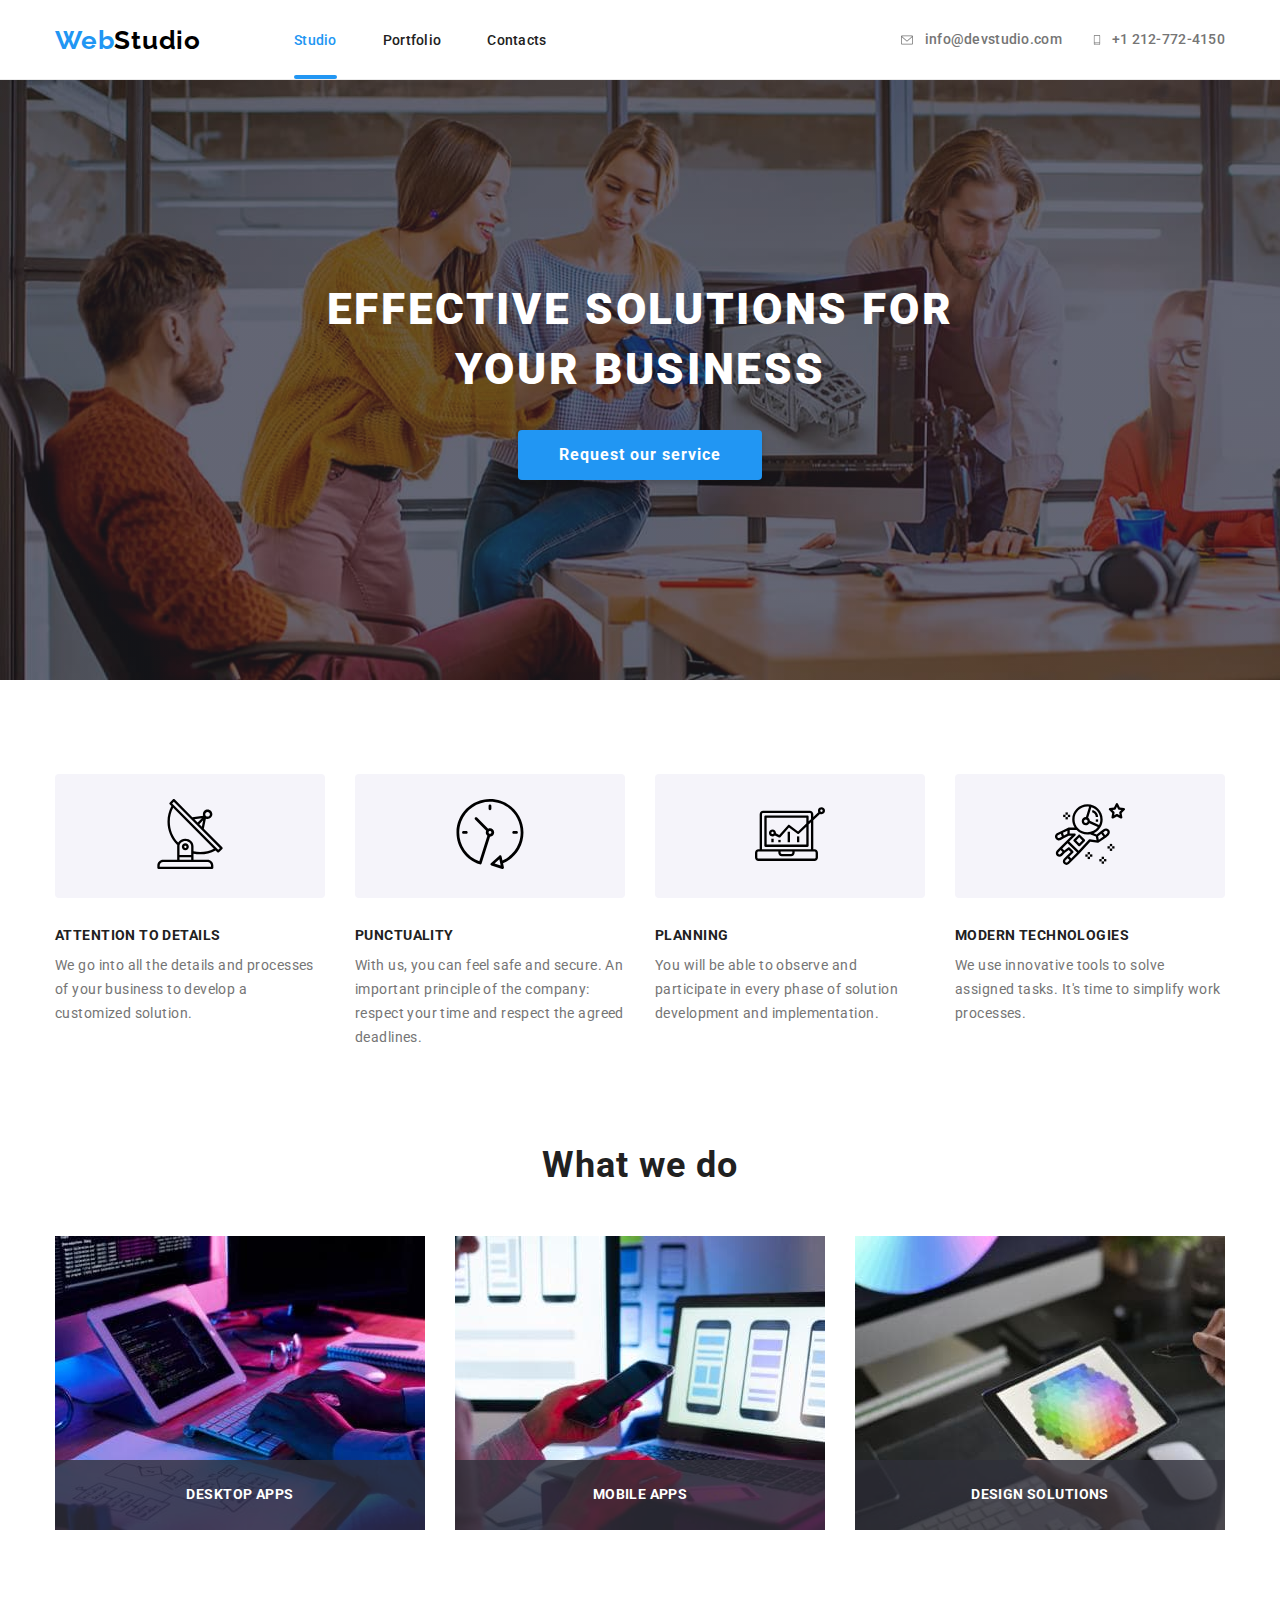
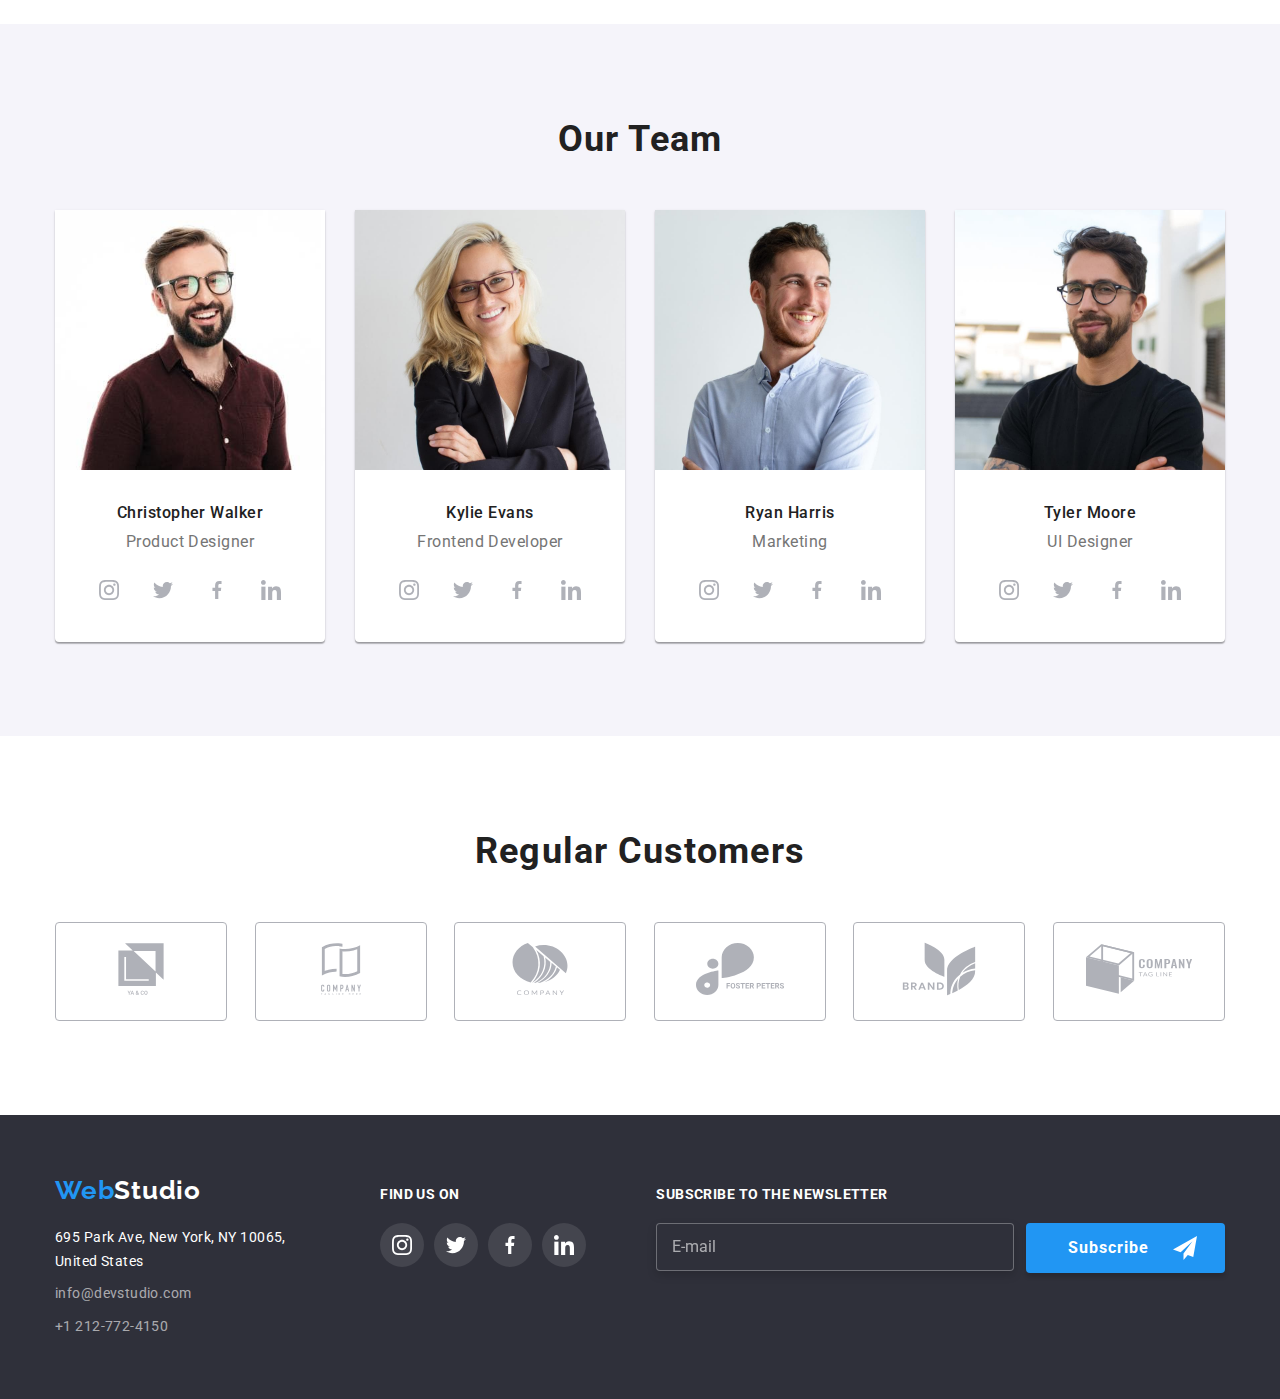
<file: index.html>
<!DOCTYPE html>
<html lang="pl">
  <head>
    <meta charset="UTF-8" />
    <meta http-equiv="X-UA-Compatible" content="IE=edge" />
    <meta name="viewport" content="width=device-width, initial-scale=1.0" />
    <title>EFFECTIVE SOLUTIONS FOR YOUR BUSINESS</title>
    <link rel="preconnect" href="https://fonts.googleapis.com" />
    <link rel="preconnect" href="https://fonts.gstatic.com" crossorigin />
    <link
      rel="stylesheet"
      href="https://cdnjs.cloudflare.com/ajax/libs/modern-normalize/1.1.0/modern-normalize.min.css"
      integrity="sha512-wpPYUAdjBVSE4KJnH1VR1HeZfpl1ub8YT/NKx4PuQ5NmX2tKuGu6U/JRp5y+Y8XG2tV+wKQpNHVUX03MfMFn9Q=="
      crossorigin="anonymous"
      referrerpolicy="no-referrer"
    />
    <link
      href="https://fonts.googleapis.com/css2?family=Raleway:wght@700&family=Roboto:wght@400;500;700;900&display=swap"
      rel="stylesheet"
    />
    <link rel="stylesheet" href="./css/modern-normalize.min.css" />
    <link rel="stylesheet" href="css/style.css" />
  </head>
  <body>
    <!--Nagłówek makiety-->
    <header class="header-line">
      <div class="container nav-box">
        <div class="nav-box-menu">
          <a class="header-logo" href="index.html"
            ><span class="logo-web">Web</span>Studio</a
          >
          <!--Menu makiety-->
          <nav>
            <ul class="nav-list">
              <li>
                <a class="nav-list-item-link is-active" href="#">Studio</a>
              </li>
              <li>
                <a class="nav-list-item-link" href="portfolio.html"
                  >Portfolio</a
                >
              </li>
              <li><a class="nav-list-item-link" href="#">Contacts</a></li>
            </ul>
          </nav>
        </div>
        <div class="contact">
          <a class="header-address" href="mailto:info@devstudio.com">
            <svg width="16" height="12">
              <use
                class="contact-icon"
                href="./images/icons.svg#icon-envelope"
              ></use>
            </svg>
            info@devstudio.com</a
          >
          <a class="header-phone" href="tel:+12127724150">
            <svg width="10" height="16">
              <use
                class="contact-icon"
                href="./images/icons.svg#icon-smartphone"
              ></use>
            </svg>
            +1 212-772-4150</a
          >
        </div>
      </div>
    </header>
    <main>
      <!--Header makiety-->
      <section class="hero section">
        <div class="container hero-items">
          <h1 class="hero-title">EFFECTIVE SOLUTIONS FOR YOUR BUSINESS</h1>
          <button type="button" class="hero-button" data-modal-open>
            Request our service
          </button>
        </div>
      </section>
      <!--Nasze atuty-->
      <section class="trumps section">
        <div class="container">
          <ul class="list">
            <li class="trumps-box">
              <div class="trumps-icon-box">
                <svg class="trumps-icon" width="70" height="70">
                  <use href="./images/icons.svg#icon-antenna-1"></use>
                </svg>
              </div>
              <h2 class="trumps-title">ATTENTION TO DETAILS</h2>
              <p class="trumps-item">
                We go into all the details and processes of your business to
                develop a customized solution.
              </p>
            </li>
            <li class="trumps-box">
              <div class="trumps-icon-box">
                <svg class="trumps-icon" width="70" height="70">
                  <use href="./images/icons.svg#icon-clock-1"></use>
                </svg>
              </div>
              <h2 class="trumps-title">PUNCTUALITY</h2>
              <p class="trumps-item">
                With us, you can feel safe and secure. An important principle of
                the company: respect your time and respect the agreed deadlines.
              </p>
            </li>
            <li class="trumps-box">
              <div class="trumps-icon-box">
                <svg class="trumps-icon" width="70" height="70">
                  <use href="./images/icons.svg#icon-diagram-1"></use>
                </svg>
              </div>
              <h2 class="trumps-title">PLANNING</h2>
              <p class="trumps-item">
                You will be able to observe and participate in every phase of
                solution development and implementation.
              </p>
            </li>
            <li class="trumps-box">
              <div class="trumps-icon-box">
                <svg class="trumps-icon" width="70" height="70">
                  <use href="./images/icons.svg#icon-astronaut-1"></use>
                </svg>
              </div>
              <h2 class="trumps-title">MODERN TECHNOLOGIES</h2>
              <p class="trumps-item">
                We use innovative tools to solve assigned tasks. It's time to
                simplify work processes.
              </p>
            </li>
          </ul>
        </div>
      </section>
      <!--What We Do-->
      <section class="works section">
        <div class="container">
          <h2 class="works-title">What we do</h2>
          <ul class="list">
            <li class="works-item">
              <img
                src="images/tasks/typing.jpg"
                alt="computer"
                width="370"
                height="294"
              />
              <p class="works-descrip">DESKTOP APPS</p>
            </li>
            <li class="works-item">
              <img
                src="images/tasks/phone.jpg"
                alt="smartphone"
                width="370"
                height="294"
              />
              <p class="works-descrip">MOBILE APPS</p>
            </li>
            <li class="works-item">
              <img
                src="images/tasks/colors.jpg"
                alt="color palette"
                width="370"
                height="294"
              />
              <p class="works-descrip">DESIGN SOLUTIONS</p>
            </li>
          </ul>
        </div>
      </section>
      <!--Our Team-->
      <section class="team section">
        <div class="container">
          <h2 class="team-title">Our Team</h2>
          <ul class="list">
            <li>
              <figure class="team-card">
                <img
                  src="images/people/christopher.jpg"
                  alt="Christopher Walker"
                  width="270"
                  height="260"
                />
                <figcaption class="team-card-descrip">
                  <h3 class="team-card-title">Christopher Walker</h3>
                  <p class="team-card-text">Product Designer</p>
                  <ul class="social-icons">
                    <li>
                      <a href="#" class="social-link team-social-link">
                        <svg width="20" height="20">
                          <use href="./images/icons.svg#icon-instagram-2"></use>
                        </svg>
                      </a>
                    </li>
                    <li>
                      <a href="#" class="social-link team-social-link">
                        <svg width="20" height="20">
                          <use href="./images/icons.svg#icon-twitter-1"></use>
                        </svg>
                      </a>
                    </li>
                    <li>
                      <a href="#" class="social-link team-social-link">
                        <svg width="20" height="20">
                          <use href="./images/icons.svg#icon-facebook-1"></use>
                        </svg>
                      </a>
                    </li>
                    <li>
                      <a href="#" class="social-link team-social-link">
                        <svg width="20" height="20">
                          <use href="./images/icons.svg#icon-linkedin-1"></use>
                        </svg>
                      </a>
                    </li>
                  </ul>
                </figcaption>
              </figure>
            </li>
            <li>
              <figure class="team-card">
                <img
                  src="images/people/kylie.jpg"
                  alt="Kylie Evans"
                  width="270"
                  height="260"
                />
                <figcaption class="team-card-descrip">
                  <h3 class="team-card-title">Kylie Evans</h3>
                  <p class="team-card-text">Frontend Developer</p>
                  <ul class="social-icons">
                    <li>
                      <a href="#" class="social-link team-social-link">
                        <svg width="20" height="20">
                          <use href="./images/icons.svg#icon-instagram-2"></use>
                        </svg>
                      </a>
                    </li>
                    <li>
                      <a href="#" class="social-link team-social-link">
                        <svg width="20" height="20">
                          <use href="./images/icons.svg#icon-twitter-1"></use>
                        </svg>
                      </a>
                    </li>
                    <li>
                      <a href="#" class="social-link team-social-link">
                        <svg width="20" height="20">
                          <use href="./images/icons.svg#icon-facebook-1"></use>
                        </svg>
                      </a>
                    </li>
                    <li>
                      <a href="#" class="social-link team-social-link">
                        <svg width="20" height="20">
                          <use href="./images/icons.svg#icon-linkedin-1"></use>
                        </svg>
                      </a>
                    </li>
                  </ul>
                </figcaption>
              </figure>
            </li>
            <li>
              <figure class="team-card">
                <img
                  src="images/people/ryan.jpg"
                  alt="Ryan Harris"
                  width="270"
                  height="260"
                />
                <figcaption class="team-card-descrip">
                  <h3 class="team-card-title">Ryan Harris</h3>
                  <p class="team-card-text">Marketing</p>
                  <ul class="social-icons">
                    <li>
                      <a href="#" class="social-link team-social-link">
                        <svg width="20" height="20">
                          <use href="./images/icons.svg#icon-instagram-2"></use>
                        </svg>
                      </a>
                    </li>
                    <li>
                      <a href="#" class="social-link team-social-link">
                        <svg width="20" height="20">
                          <use href="./images/icons.svg#icon-twitter-1"></use>
                        </svg>
                      </a>
                    </li>
                    <li>
                      <a href="#" class="social-link team-social-link">
                        <svg width="20" height="20">
                          <use href="./images/icons.svg#icon-facebook-1"></use>
                        </svg>
                      </a>
                    </li>
                    <li>
                      <a href="#" class="social-link team-social-link">
                        <svg width="20" height="20">
                          <use href="./images/icons.svg#icon-linkedin-1"></use>
                        </svg>
                      </a>
                    </li>
                  </ul>
                </figcaption>
              </figure>
            </li>
            <li>
              <figure class="team-card">
                <img
                  src="images/people/tyler.jpg"
                  alt="Tyler Moore"
                  width="270"
                  height="260"
                />
                <figcaption class="team-card-descrip">
                  <h3 class="team-card-title">Tyler Moore</h3>
                  <p class="team-card-text">UI Designer</p>
                  <ul class="social-icons">
                    <li>
                      <a href="#" class="social-link team-social-link">
                        <svg width="20" height="20">
                          <use href="./images/icons.svg#icon-instagram-2"></use>
                        </svg>
                      </a>
                    </li>
                    <li>
                      <a href="#" class="social-link team-social-link">
                        <svg width="20" height="20">
                          <use href="./images/icons.svg#icon-twitter-1"></use>
                        </svg>
                      </a>
                    </li>
                    <li>
                      <a href="#" class="social-link team-social-link">
                        <svg width="20" height="20">
                          <use href="./images/icons.svg#icon-facebook-1"></use>
                        </svg>
                      </a>
                    </li>
                    <li>
                      <a href="#" class="social-link team-social-link">
                        <svg width="20" height="20">
                          <use href="./images/icons.svg#icon-linkedin-1"></use>
                        </svg>
                      </a>
                    </li>
                  </ul>
                </figcaption>
              </figure>
            </li>
          </ul>
        </div>
      </section>
      <section class="section">
        <div class="container">
          <h2 class="customers-title">Regular Customers</h2>
          <ul class="customers-list">
            <li>
              <a href="#" class="customers-box">
                <svg class="customers-icon" width="106" height="60">
                  <use href="./images/icons.svg#icon-logo"></use>
                </svg>
              </a>
            </li>
            <li>
              <a href="#" class="customers-box">
                <svg class="customers-icon" width="106" height="60">
                  <use href="./images/icons.svg#icon-logo-1"></use>
                </svg>
              </a>
            </li>
            <li>
              <a href="#" class="customers-box">
                <svg class="customers-icon" width="106" height="60">
                  <use href="./images/icons.svg#icon-logo-2"></use>
                </svg>
              </a>
            </li>
            <li>
              <a href="#" class="customers-box">
                <svg class="customers-icon" width="106" height="60">
                  <use href="./images/icons.svg#icon-logo-3"></use>
                </svg>
              </a>
            </li>
            <li>
              <a href="#" class="customers-box">
                <svg class="customers-icon" width="106" height="60">
                  <use href="./images/icons.svg#icon-logo-4"></use>
                </svg>
              </a>
            </li>
            <li>
              <a href="#" class="customers-box">
                <svg class="customers-icon" width="106" height="60">
                  <use href="./images/icons.svg#icon-logo-5"></use>
                </svg>
              </a>
            </li>
          </ul>
        </div>
      </section>
    </main>
    <!--Footer-->
    <footer class="footer-color">
      <div class="container nav-footer">
        <div class="footer-contact-box">
          <a class="footer-logo" href="index.html">
            <span class="logo-web">Web</span>Studio</a
          >
          <address class="footer-address">
            <p>695 Park Ave, New York, NY 10065, United States</p>
            <a class="footer-address-link" href="mailto:info@devstudio.com">
              info@devstudio.com</a
            >
            <a class="footer-phone-link" href="tel:+12127724150">
              +1 212-772-4150</a
            >
          </address>
        </div>
        <div>
          <h2 class="social-title">FIND US ON</h2>
          <ul class="social-icons">
            <li>
              <a href="#" class="social-link footer-social-link">
                <svg width="20" height="20">
                  <use href="./images/icons.svg#icon-instagram-2"></use>
                </svg>
              </a>
            </li>
            <li>
              <a href="#" class="social-link footer-social-link">
                <svg width="20" height="20">
                  <use href="./images/icons.svg#icon-twitter-1"></use>
                </svg>
              </a>
            </li>
            <li>
              <a href="#" class="social-link footer-social-link">
                <svg width="20" height="20">
                  <use href="./images/icons.svg#icon-facebook-1"></use>
                </svg>
              </a>
            </li>
            <li>
              <a href="#" class="social-link footer-social-link">
                <svg width="20" height="20">
                  <use href="./images/icons.svg#icon-linkedin-1"></use>
                </svg>
              </a>
            </li>
          </ul>
        </div>
        <div>
          <h2 class="sign-up-title">SUBSCRIBE TO THE NEWSLETTER</h2>
          <form class="sign-up">
            <label>
              <input
                type="email"
                name="email"
                class="sign-up-text"
                required
                placeholder="E-mail"
              />
            </label>
            <button type="submit" class="sign-up-button">
              Subscribe
              <svg width="24" height="24">
                <use href="./images/icons.svg#icon-icon-send"></use>
              </svg>
            </button>
          </form>
        </div>
      </div>
    </footer>
    <!--Modal window-->
    <div class="backdrop is-hidden" data-modal>
      <div class="modal-box">
        <button class="hero-button-close" data-modal-close>
          <svg width="18" height="18">
            <use href="./images/icons.svg#icon-close"></use>
          </svg>
        </button>
        <h2 class="modal-title">
          Leave your information and we'll call you back
        </h2>
        <form class="modal-form">
          <div class="modal-form-item">
            <label class="modal-form-label">
              Name
              <input
                type="text"
                name="imie"
                class="modal-form-input"
                required
              />
              <svg width="18" height="18" class="modal-form-svg">
                <use href="./images/icons.svg#icon-person-black"></use>
              </svg>
            </label>
          </div>
          <div class="modal-form-item">
            <label class="modal-form-label">
              Telephone
              <input
                type="tel"
                name="phone"
                class="modal-form-input"
                required
              />
              <svg width="18" height="18" class="modal-form-svg">
                <use href="./images/icons.svg#icon-phone-black"></use>
              </svg>
            </label>
          </div>
          <div class="modal-form-item">
            <label class="modal-form-label">
              E-mail
              <input
                type="email"
                name="email"
                class="modal-form-input"
                required
              />
              <svg width="18" height="18" class="modal-form-svg">
                <use href="./images/icons.svg#icon-email-black-18dp-1"></use>
              </svg>
            </label>
          </div>
          <div class="modal-form-item">
            <label class="modal-form-label">
              Comments
              <textarea
                name="comment"
                placeholder="Put in comments"
                class="modal-form-comment"
              ></textarea>
            </label>
          </div>
          <div class="modal-form-checkbox">
            <label class="modal-form-regulations">
              <input
                type="checkbox"
                name="checkbox"
                value="regulations"
                required
              />
              <svg width="16" height="15" class="modal-form-checkbox-svg">
                <use href="./images/icons.svg#icon-icon-check"></use>
              </svg>
              <span class="modal-form-regulations-text">
                I agree with the newsletter and accept the
                <a class="modal-form-regulations-link" href="#">Terms</a>
                and
                <a class="modal-form-regulations-link" href="#">Conditions.</a>
              </span>
            </label>
          </div>
          <div>
            <button type="submit" class="modal-form-button">Send</button>
          </div>
        </form>
      </div>
    </div>
    <script src="./js/modal.js"></script>
  </body>
</html>
</file>
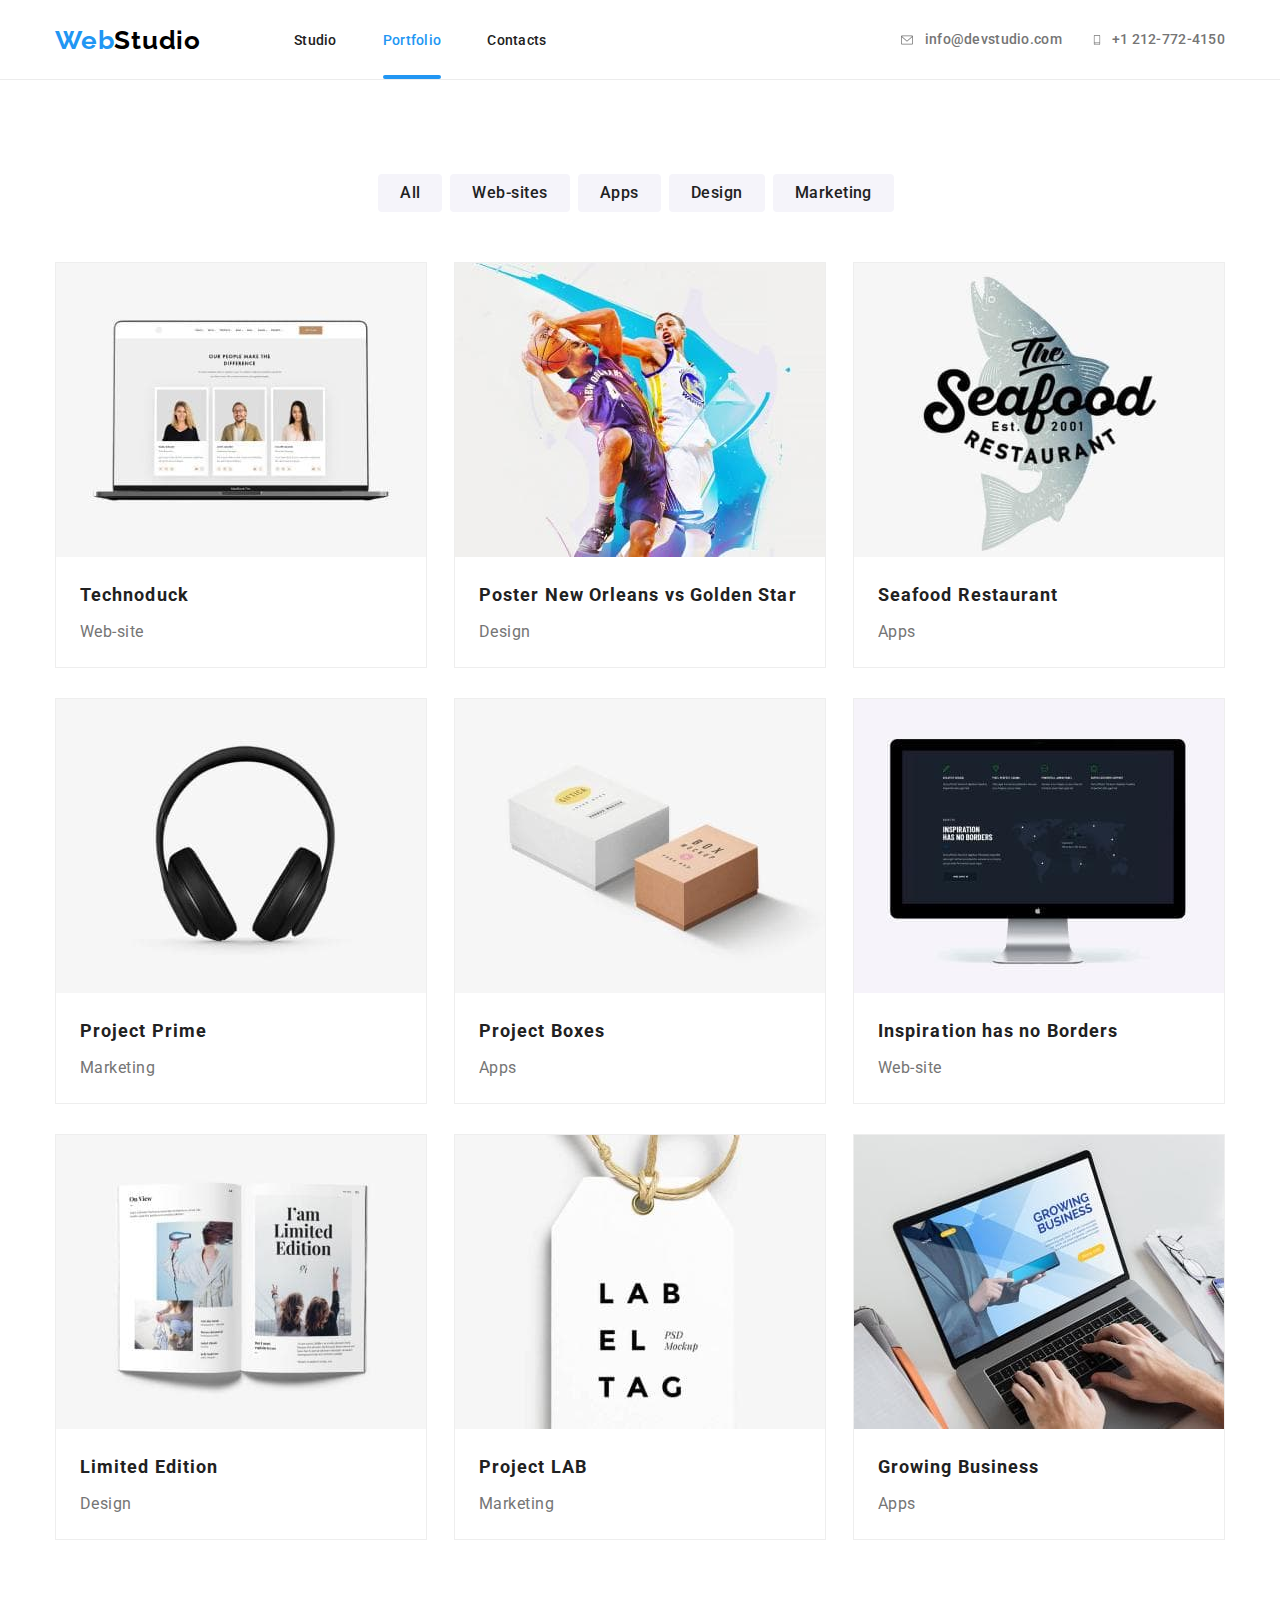
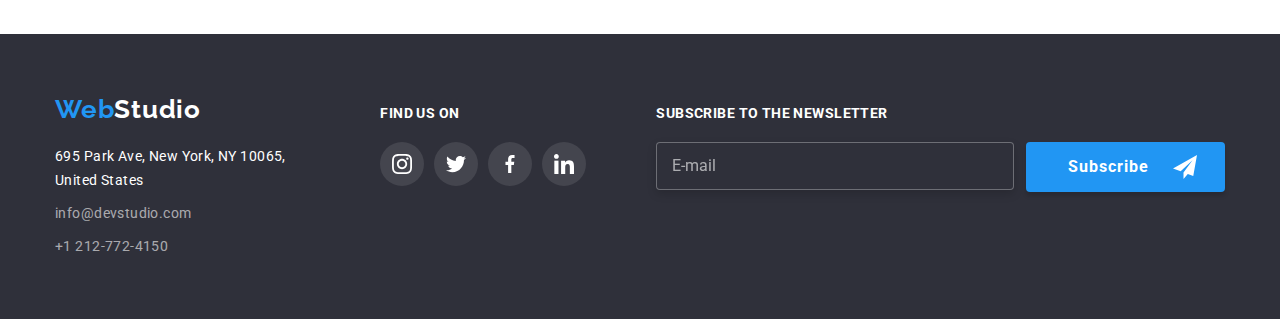
<file: portfolio.html>
<!DOCTYPE html>
<html lang="pl">
  <head>
    <meta charset="UTF-8" />
    <meta http-equiv="X-UA-Compatible" content="IE=edge" />
    <meta name="viewport" content="width=device-width, initial-scale=1.0" />
    <title>Portfolio</title>
    <link rel="preconnect" href="https://fonts.googleapis.com" />
    <link rel="preconnect" href="https://fonts.gstatic.com" crossorigin />
    <link
      rel="stylesheet"
      href="https://cdnjs.cloudflare.com/ajax/libs/modern-normalize/1.1.0/modern-normalize.min.css"
      integrity="sha512-wpPYUAdjBVSE4KJnH1VR1HeZfpl1ub8YT/NKx4PuQ5NmX2tKuGu6U/JRp5y+Y8XG2tV+wKQpNHVUX03MfMFn9Q=="
      crossorigin="anonymous"
      referrerpolicy="no-referrer"
    />
    <link
      href="https://fonts.googleapis.com/css2?family=Raleway:wght@700&family=Roboto:wght@400;500;700;900&display=swap"
      rel="stylesheet"
    />
    <link rel="stylesheet" href="./css/modern-normalize.min.css" />
    <link rel="stylesheet" href="css/style.css" />
  </head>
  <body>
    <!-- Nagłówek makiety -->
    <header class="header-line">
      <div class="container nav-box">
        <div class="nav-box-menu">
          <a class="header-logo" href="index.html"
            ><span class="logo-web">Web</span>Studio</a
          >
          <!--Menu makiety-->
          <nav>
            <ul class="nav-list">
              <li>
                <a class="nav-list-item-link" href="index.html">Studio</a>
              </li>
              <li>
                <a class="nav-list-item-link is-active" href="#">Portfolio</a>
              </li>
              <li><a class="nav-list-item-link" href="#">Contacts</a></li>
            </ul>
          </nav>
        </div>
        <div class="contact">
          <a class="header-address" href="mailto:info@devstudio.com">
            <svg width="16" height="12">
              <use
                class="contact-icon"
                href="images/icons.svg#icon-envelope"
              ></use>
            </svg>
            info@devstudio.com</a
          >
          <a class="header-phone" href="tel:+12127724150">
            <svg width="10" height="16">
              <use
                class="contact-icon"
                href="images/icons.svg#icon-smartphone"
              ></use>
            </svg>
            +1 212-772-4150</a
          >
        </div>
      </div>
    </header>
    <main>
      <!--Portfolio filters-->
      <section class="section">
        <div class="container">
          <ul class="filter">
            <li>
              <button class="filter-button" type="button">All</button>
            </li>
            <li>
              <button class="filter-button" type="button">Web-sites</button>
            </li>
            <li>
              <button class="filter-button" type="button">Apps</button>
            </li>
            <li>
              <button class="filter-button" type="button">Design</button>
            </li>
            <li>
              <button class="filter-button" type="button">Marketing</button>
            </li>
          </ul>
          <!--Portfolio projects-->
          <ul class="projects">
            <li>
              <figure class="project-card">
                <div class="project-overlay">
                  <img
                    src="images/portfolio/technocrack.jpg"
                    alt="Technoduck web-page"
                    width="370"
                    height="294"
                  />
                  <div class="project-card-overlay">
                    <p class="project-card-overlay-text">
                      Technoduck is a state-of-the-art coronavirus distribution
                      platform. Companies use this platform for digital
                      espionage and attacks on competitors' secure servers.
                    </p>
                  </div>
                </div>
                <figcaption class="project-descrip">
                  <h3 class="project-card-title">Technoduck</h3>
                  <p class="project-card-text">Web-site</p>
                </figcaption>
              </figure>
            </li>
            <li>
              <figure class="project-card">
                <div class="project-overlay">
                  <img
                    src="images/portfolio/basketball.jpg"
                    alt="basketball players"
                    width="370"
                    height="294"
                  />
                  <div class="project-card-overlay">
                    <p class="project-card-overlay-text">
                      Technoduck is a state-of-the-art coronavirus distribution
                      platform. Companies use this platform for digital
                      espionage and attacks on competitors' secure servers.
                    </p>
                  </div>
                </div>
                <figcaption class="project-descrip">
                  <h3 class="project-card-title">
                    Poster New Orleans vs Golden Star
                  </h3>
                  <p class="project-card-text">Design</p>
                </figcaption>
              </figure>
            </li>
            <li>
              <figure class="project-card">
                <div class="project-overlay">
                  <img
                    src="images/portfolio/seafood.jpg"
                    alt="Restauracja Seafood"
                    width="370"
                    height="294"
                  />
                  <div class="project-card-overlay">
                    <p class="project-card-overlay-text">
                      Technoduck is a state-of-the-art coronavirus distribution
                      platform. Companies use this platform for digital
                      espionage and attacks on competitors' secure servers.
                    </p>
                  </div>
                </div>
                <figcaption class="project-descrip">
                  <h3 class="project-card-title">Seafood Restaurant</h3>
                  <p class="project-card-text">Apps</p>
                </figcaption>
              </figure>
            </li>
            <li>
              <figure class="project-card">
                <div class="project-overlay">
                  <img
                    src="images/portfolio/earphones.jpg"
                    alt="Project Prime"
                    width="370"
                    height="294"
                  />
                  <div class="project-card-overlay">
                    <p class="project-card-overlay-text">
                      Technoduck is a state-of-the-art coronavirus distribution
                      platform. Companies use this platform for digital
                      espionage and attacks on competitors' secure servers.
                    </p>
                  </div>
                </div>
                <figcaption class="project-descrip">
                  <h3 class="project-card-title">Project Prime</h3>
                  <p class="project-card-text">Marketing</p>
                </figcaption>
              </figure>
            </li>
            <li>
              <figure class="project-card">
                <div class="project-overlay">
                  <img
                    src="images/portfolio/boxes.jpg"
                    alt="Project Boxes"
                    width="370"
                    height="294"
                  />
                  <div class="project-card-overlay">
                    <p class="project-card-overlay-text">
                      Technoduck is a state-of-the-art coronavirus distribution
                      platform. Companies use this platform for digital
                      espionage and attacks on competitors' secure servers.
                    </p>
                  </div>
                </div>
                <figcaption class="project-descrip">
                  <h3 class="project-card-title">Project Boxes</h3>
                  <p class="project-card-text">Apps</p>
                </figcaption>
              </figure>
            </li>
            <li>
              <figure class="project-card">
                <div class="project-overlay">
                  <img
                    src="images/portfolio/inspiration.jpg"
                    alt="Inspiration"
                    width="370"
                    height="294"
                  />
                  <div class="project-card-overlay">
                    <p class="project-card-overlay-text">
                      Technoduck is a state-of-the-art coronavirus distribution
                      platform. Companies use this platform for digital
                      espionage and attacks on competitors' secure servers.
                    </p>
                  </div>
                </div>
                <figcaption class="project-descrip">
                  <h3 class="project-card-title">Inspiration has no Borders</h3>
                  <p class="project-card-text">Web-site</p>
                </figcaption>
              </figure>
            </li>
            <li>
              <figure class="project-card">
                <div class="project-overlay">
                  <img
                    src="images/portfolio/newsletter.jpg"
                    alt="newsletter"
                    width="370"
                    height="294"
                  />
                  <div class="project-card-overlay">
                    <p class="project-card-overlay-text">
                      Technoduck is a state-of-the-art coronavirus distribution
                      platform. Companies use this platform for digital
                      espionage and attacks on competitors' secure servers.
                    </p>
                  </div>
                </div>
                <figcaption class="project-descrip">
                  <h3 class="project-card-title">Limited Edition</h3>
                  <p class="project-card-text">Design</p>
                </figcaption>
              </figure>
            </li>
            <li>
              <figure class="project-card">
                <div class="project-overlay">
                  <img
                    src="images/portfolio/tag.jpg"
                    alt="Projekt LAB"
                    width="370"
                    height="294"
                  />
                  <div class="project-card-overlay">
                    <p class="project-card-overlay-text">
                      Technoduck is a state-of-the-art coronavirus distribution
                      platform. Companies use this platform for digital
                      espionage and attacks on competitors' secure servers.
                    </p>
                  </div>
                </div>
                <figcaption class="project-descrip">
                  <h3 class="project-card-title">Project LAB</h3>
                  <p class="project-card-text">Marketing</p>
                </figcaption>
              </figure>
            </li>
            <li>
              <figure class="project-card">
                <div class="project-overlay">
                  <img
                    src="images/portfolio/business.jpg"
                    alt="Business"
                    width="370"
                    height="294"
                  />
                  <div class="project-card-overlay">
                    <p class="project-card-overlay-text">
                      Technoduck is a state-of-the-art coronavirus distribution
                      platform. Companies use this platform for digital
                      espionage and attacks on competitors' secure servers.
                    </p>
                  </div>
                </div>
                <figcaption class="project-descrip">
                  <h3 class="project-card-title">Growing Business</h3>
                  <p class="project-card-text">Apps</p>
                </figcaption>
              </figure>
            </li>
          </ul>
        </div>
      </section>
    </main>
    <!--Footer-->
    <footer class="footer-color">
      <div class="container nav-footer">
        <div class="footer-contact-box">
          <a class="footer-logo" href="index.html">
            <span class="logo-web">Web</span>Studio</a
          >
          <address class="footer-address">
            <p>695 Park Ave, New York, NY 10065, United States</p>
            <a class="footer-address-link-u" href="mailto:info@devstudio.com">
              info@devstudio.com</a
            >
            <a class="footer-phone-link" href="tel:+12127724150">
              +1 212-772-4150</a
            >
          </address>
        </div>
        <div>
          <h2 class="social-title">FIND US ON</h2>
          <ul class="social-icons">
            <li>
              <a href="#" class="social-link footer-social-link">
                <svg width="20" height="20">
                  <use href="./images/icons.svg#icon-instagram-2"></use>
                </svg>
              </a>
            </li>
            <li>
              <a href="#" class="social-link footer-social-link">
                <svg width="20" height="20">
                  <use href="./images/icons.svg#icon-twitter-1"></use>
                </svg>
              </a>
            </li>
            <li>
              <a href="#" class="social-link footer-social-link">
                <svg width="20" height="20">
                  <use href="./images/icons.svg#icon-facebook-1"></use>
                </svg>
              </a>
            </li>
            <li>
              <a href="#" class="social-link footer-social-link">
                <svg width="20" height="20">
                  <use href="./images/icons.svg#icon-linkedin-1"></use>
                </svg>
              </a>
            </li>
          </ul>
        </div>
        <div>
          <h2 class="sign-up-title">SUBSCRIBE TO THE NEWSLETTER</h2>
          <form class="sign-up">
            <label>
              <input
                type="email"
                name="email"
                class="sign-up-text"
                required
                placeholder="E-mail"
              />
            </label>
            <button type="submit" class="sign-up-button">
              Subscribe
              <svg width="24" height="24">
                <use href="./images/icons.svg#icon-icon-send"></use>
              </svg>
            </button>
          </form>
        </div>
      </div>
    </footer>
  </body>
</html>
</file>
<file: css/style.css>
:root {
  --main-color: #212121;
  --support-color: #757575;
  --higlight-color: #2196f3;
  --black-color: #000000;
  --white-color: #ffffff;
  --footer-link-color: rgba(255, 255, 255, 0.6);
  --background-color: #2f303a;
  --box-shadow-color: rgba(0, 0, 0, 0.15);
  --team-color: #f5f4fa;
  --header-line: #ececec;
  --projects-color: #eeeeee;
  --hero-gradient: rgba(47, 48, 58, 0.4);
  --customers-icon: #afb1b8;
  --social-icons-background: rgba(255, 255, 255, 0.1);
  --works-background: rgba(47, 48, 58, 0.8);
  --project-overlay-color: rgba(33, 150, 243, 0.9);
  --modal-background: rgba(0, 0, 0, 0.2);
  --email-input-border: rgba(255, 255, 255, 0.3);
  --modal-form-input-border: rgba(33, 33, 33, 0.2);
  --modal-form-input-comment: rgba(117, 117, 117, 0.5);
}

* {
  margin: 0;
  padding: 0;
}

body {
  font-family: "Roboto", "sans-serfif";
  color: var(--main-color);
}

/* Nagłówek makiety */

.container {
  max-width: 1200px;
  margin: 0 auto;
  padding: 0 15px;
}

.header-line {
  background-color: var(--white-color);
  border-bottom: 1px solid var(--header-line);
  padding: 24.54px 0 23.53px;
}

.nav-box {
  display: flex;
  justify-content: space-between;
  align-items: center;
}

.nav-box-menu {
  display: flex;
  align-items: center;
}

.header-logo,
.logo-web {
  font-family: "Raleway";
  font-weight: 700;
  font-size: 26px;
  line-height: 1.19;
  text-decoration: none;
  letter-spacing: 0.03em;
  color: var(--black-color);
}

.logo-web {
  color: var(--higlight-color);
}

.contact {
  display: flex;
  gap: 30px;
  fill: currentColor;
}

.contact-icon:hover,
.contact-icon:focus {
  color: var(--higlight-color);
  background-color: var(--white-color);
}

.header-address,
.header-phone {
  font-weight: 500;
  font-size: 14px;
  line-height: 1.14;
  text-decoration: none;
  letter-spacing: 0.02em;
  color: var(--support-color);

  display: flex;
  align-items: center;
  gap: 10px;

  transition-property: color;
  transition-duration: 250ms;
  transition-timing-function: cubic-bezier(0.4, 0, 0.2, 1);
}

.header-address:hover,
.header-phone:hover,
.header-address:focus,
.header-phone:focus {
  color: var(--higlight-color);
}

/* Menu makiety */

.nav-list {
  list-style: none;
  display: flex;
  margin-left: 93px;
  gap: 46px;
}

.nav-list-item-link {
  font-weight: 500;
  font-size: 14px;
  line-height: 1.14;
  text-decoration: none;
  letter-spacing: 0.02em;
  color: var(--main-color);

  transition-property: color;
  transition-duration: 250ms;
  transition-timing-function: cubic-bezier(0.4, 0, 0.2, 1);
}

.nav-list-item-link:hover,
.nav-list-item-link:focus {
  color: var(--higlight-color);
}

.is-active {
  position: relative;
  color: var(--higlight-color);
}

.is-active::after {
  content: "";
  position: absolute;
  display: block;
  width: 100%;
  height: 4px;
  background-color: var(--higlight-color);
  border-radius: 2px;
  top: 43.5px;
}

/* Header makiety */

.section {
  padding: 94px 0;
  margin: 0 auto;
}

.hero {
  background-color: var(--background-color);
  padding: 200px 0;

  max-width: 1600px;
  background-image: linear-gradient(
      to bottom,
      var(--hero-gradient),
      var(--hero-gradient)
    ),
    url("../images/background.jpg");
}

.hero-items {
  display: flex;
  flex-direction: column;
  gap: 30px;
}

.hero-title {
  font-weight: 900;
  font-size: 44px;
  line-height: 1.36;
  text-align: center;
  letter-spacing: 0.06em;
  text-transform: uppercase;
  color: var(--white-color);

  max-width: 696px;
  margin: 0 auto;
}

.hero-button {
  background-color: var(--higlight-color);
  box-shadow: 0px 4px 4px var(--box-shadow-color);
  border-radius: 4px;
  font-weight: 700;
  font-size: 16px;
  line-height: 1.88;
  letter-spacing: 0.06em;
  color: var(--white-color);
  cursor: pointer;

  border-style: none;
  padding: 10px 41px;
  margin: 0 auto;

  transition-property: var(--background-color);
  transition-duration: 250ms;
  transition-timing-function: cubic-bezier(0.4, 0, 0.2, 1);
}
/* Modal window */

.backdrop {
  background: var(--modal-background);
  position: fixed;
  top: 0;
  left: 0;
  width: 100%;
  height: 100%;
}

.is-hidden {
  visibility: hidden;
  pointer-events: none;
  opacity: 0;

  transition-delay: 500ms;
}

.modal-box {
  position: absolute;
  width: 528px;
  min-height: 581px;
  top: 50%;
  left: 50%;
  padding: 40px;

  background: var(--white-color);
  box-shadow: 0px 1px 3px rgba(0, 0, 0, 0.12), 0px 1px 1px rgba(0, 0, 0, 0.14),
    0px 2px 1px rgba(0, 0, 0, 0.2);
  border-radius: 4px;

  transform: translate(-50%, -50%) scale(1);
  transition-property: transform;
  transition-duration: 1s;
  transition-timing-function: ease;
}

.backdrop.is-hidden .modal-box {
  transform: translate(-50%, -50%) scale(0.25);
}

.hero-button-close {
  position: absolute;
  top: 8px;
  right: 8px;
  display: flex;
  justify-content: center;
  border-radius: 50%;
  padding: 5px;
  height: 30px;
  width: 30px;
  background-color: var(--white-color);
  border: 1px solid rgba(0, 0, 0, 0.1);
  cursor: pointer;
}

.hero-button-close:hover,
.hero-button-close:focus,
.modal-form-checkbox-svg:hover,
.modal-form-checkbox-svg:focus {
  background-color: var(--higlight-color);
  fill: var(--white-color);
}

.modal-title {
  font-size: 20px;
  line-height: 1.15;
  letter-spacing: 0.03em;
  text-align: center;
  margin-bottom: 12px;
}

.modal-form {
  display: flex;
  flex-direction: column;
  gap: 10px;
}

.modal-form-label {
  font-weight: 400;
  font-size: 12px;
  line-height: 1.16;
  letter-spacing: 0.01em;
  color: var(--support-color);

  display: flex;
  flex-direction: column;
  position: relative;
  gap: 4px;
}

.modal-form-input {
  border: 1px solid var(--modal-form-input-border);
  border-radius: 4px;
  height: 40px;
  padding-left: 41px;
}

.modal-form-input:hover,
.modal-form-input:focus {
  border-color: var(--higlight-color);
  outline: none;
}

.modal-form-svg {
  position: absolute;
  top: 28px;
  left: 14px;
}

.modal-form-item:hover,
.modal-form-item:focus-within {
  fill: var(--higlight-color);
}

.modal-form-comment {
  border: 1px solid var(--modal-form-input-border);
  border-radius: 4px;
  padding: 12px 16px;
  min-height: 120px;
}

.modal-form-comment::placeholder {
  color: var(--modal-form-input-comment);
}

.modal-form-comment:hover,
.modal-form-comment:focus {
  border-color: var(--higlight-color);
  outline: none;
}

.modal-form-checkbox {
  margin-top: 10px;
}

.modal-form-regulations {
  font-weight: 400;
  font-size: 14px;
  line-height: 1.71;
  letter-spacing: 0.03em;
  color: var(--support-color);

  position: relative;
}

.modal-form-regulations-text {
  padding-left: 39px;
}

.modal-form-regulations input[type="checkbox"] {
  background-color: var(--white-color);
  appearance: none;
  width: 16px;
  height: 15px;
  border: 2px solid var(--black-color);
  border-radius: 2px;

  position: absolute;
  top: 10%;
  left: 15px;
  transform: translateY(-10%);
}

.modal-form-checkbox-svg {
  position: absolute;
  top: 10%;
  left: 15px;
  transform: translateY(-10%);
  opacity: 0;
  fill: none;
}

.modal-form-regulations
  input[type="checkbox"]:checked
  + .modal-form-checkbox-svg {
  opacity: 1;
  position: absolute;
}

.modal-form-regulations-link {
  color: var(--higlight-color);
}

.modal-form-button {
  background-color: var(--higlight-color);
  box-shadow: 0px 4px 4px var(--box-shadow-color);
  border-radius: 4px;
  font-weight: 700;
  line-height: 1.88;
  letter-spacing: 0.06em;
  color: var(--white-color);
  cursor: pointer;
  border-style: none;

  padding: 10px 76px;
  margin: 20px auto 0;
  display: block;

  transition-property: color, var(--highlight-color);
  transition-duration: 250ms;
  transition-timing-function: cubic-bezier(0.4, 0, 0.2, 1);
}

/* Nasze atuty, Czym się zajmujemy i Nasz zespół  */

.list {
  list-style-type: none;
  justify-content: space-between;
  display: flex;
  gap: 30px;
}

/* Nasze atuty */

.trumps {
  padding-bottom: 0;
}

.trumps-icon-box {
  padding: 25px 100px;
  background-color: var(--team-color);
  border-radius: 4px;
}

.trumps-title {
  font-weight: 700;
  font-size: 14px;
  line-height: 1.14;
  letter-spacing: 0.03em;
  text-transform: uppercase;
  color: var(--main-color);

  margin-top: 30px;
  margin-bottom: 10px;
}

.trumps-item {
  font-weight: 400;
  font-size: 14px;
  line-height: 1.71;
  letter-spacing: 0.03em;
  color: var(--support-color);
}

/* Czym się zajmujemy, nagłówek z Nasz zespół i nagłówek Nasi klienci */

.works-title,
.team-title,
.customers-title {
  font-weight: 700;
  font-size: 36px;
  line-height: 1.17;
  text-align: center;
  letter-spacing: 0.03em;
  color: var(--main-color);

  margin-bottom: 50px;
}
.works-item {
  position: relative;
}
.works-item > img {
  display: block;
}
.works-descrip {
  font-weight: 700;
  font-size: 14px;
  line-height: 1.14;
  text-align: center;
  letter-spacing: 0.03em;
  text-transform: uppercase;
  color: var(--white-color);
  background-color: var(--works-background);
  position: absolute;
  width: 100%;
  bottom: 0;
  padding: 27px;
}

/* Nasz zespół */

.team {
  background: var(--team-color);
}

.team-card {
  background: var(--white-color);

  box-shadow: 0px 1px 3px rgba(0, 0, 0, 0.12), 0px 1px 1px rgba(0, 0, 0, 0.14),
    0px 2px 1px rgba(0, 0, 0, 0.2);
  border-radius: 0px 0px 4px 4px;
}

.team-card > img {
  border-radius: 0px;
}

.team-card-descrip {
  padding: 30px 0;
}

.team-card-title {
  font-weight: 500;
  font-size: 16px;
  line-height: 1.18;
  text-align: center;
  letter-spacing: 0.03em;
  color: var(--main-color);

  margin-bottom: 10px;
}

.team-card-text {
  font-weight: 400;
  font-size: 16px;
  line-height: 1.18;
  text-align: center;
  letter-spacing: 0.03em;
  color: var(--support-color);

  margin-bottom: 16px;
}

.social-icons {
  list-style: none;
  display: flex;
  justify-content: center;
  gap: 10px;
}

.social-link {
  display: block;
  border-radius: 50%;
  padding: 12px;
  height: 44px;
}

.team-social-link {
  fill: var(--customers-icon);

  transition-property: fill, var(--background-color);
  transition-duration: 250ms;
  transition-timing-function: cubic-bezier(0.4, 0, 0.2, 1);
}

.social-link:hover,
.social-link:focus {
  background-color: var(--higlight-color);
}

.team-social-link:hover,
.team-social-link:focus {
  fill: var(--white-color);
}

/* Nasi klienci */

.customers-list {
  list-style-type: none;
  display: flex;
  justify-content: space-between;
}

.customers-box {
  display: block;
  border: 1px solid var(--customers-icon);
  border-radius: 4px;
  padding: 16px 32px;
  fill: var(--customers-icon);

  transition-property: fill, border-color;
  transition-duration: 250ms;
  transition-timing-function: cubic-bezier(0.4, 0, 0.2, 1);
}

.customers-box:hover {
  fill: var(--higlight-color);
  border-color: var(--higlight-color);
}

.icon-client:hover,
.customers-box:hover,
.icon-client:focus,
.customers-box:focus {
  fill: var(--higlight-color);
  border-color: var(--higlight-color);
}

/* Portfolio filters */

.filter {
  list-style-type: none;
  display: flex;
  justify-content: center;
  margin-bottom: 50px;
}

.filter-button {
  font-family: inherit;
  font-weight: 500;
  font-size: 16px;
  line-height: 1.62;
  text-align: center;
  letter-spacing: 0.03em;
  color: var(--main-color);
  background-color: var(--team-color);
  cursor: pointer;
  border-radius: 4px;
  border: none;

  padding: 6px 22px;
  margin-right: 8px;

  transition-property: color, var(--background-color);
  transition-duration: 250ms;
  transition-timing-function: cubic-bezier(0.4, 0, 0.2, 1);
}

.filter-button:hover,
.filter-button:focus {
  background-color: var(--higlight-color);
  color: var(--white-color);

  box-shadow: 0px 3px 1px rgba(0, 0, 0, 0.1), 0px 1px 2px rgba(0, 0, 0, 0.08),
    0px 2px 2px rgba(0, 0, 0, 0.12);
  border-radius: 4px;
}

/* Portfolio projects */

.projects {
  list-style-type: none;
  display: flex;
  flex-wrap: wrap;
  justify-content: space-between;
  row-gap: 30px;
  column-gap: 20px;
}

.project-card {
  background-color: var(--white-color);
  border: 1px solid var(--projects-color);

  transition-property: box-shadow;
  transition-duration: 250ms;
  transition-timing-function: cubic-bezier(0.4, 0, 0.2, 1);
}
.project-overlay {
  position: relative;
  overflow: hidden;
}

.project-overlay > img {
  display: block;
}

.project-card-overlay {
  position: absolute;
  top: 0;
  left: 0;
  width: 100%;
  height: 100%;
  background-color: var(--project-overlay-color);

  display: flex;
  align-items: center;

  transition-property: transform;
  transform: translateY(100%);
  transition-duration: 250ms;
  transition-timing-function: cubic-bezier(0.4, 0, 0.2, 1);
}

.project-card-overlay-text {
  font-style: inherit;
  font-weight: 400;
  font-size: 18px;
  line-height: 1.56;
  letter-spacing: 0.03em;
  color: var(--white-color);

  padding: 0 24px;
}

.project-card:hover .project-card-overlay {
  transform: translateY(0);
}

.project-card:hover,
.project-card:focus {
  box-shadow: 0px 1px 1px rgba(0, 0, 0, 0.12), 0px 4px 4px rgba(0, 0, 0, 0.06),
    1px 4px 6px rgba(0, 0, 0, 0.16);
  cursor: pointer;
}

.project-card-title {
  font-style: inherit;
  font-weight: 700;
  font-size: 18px;
  line-height: 2;
  letter-spacing: 0.06em;
  color: var(--main-color);

  margin: 20px 24px 4px;
}

.project-card-text {
  font-style: inherit;
  font-weight: 400;
  font-size: 16px;
  line-height: 1.88;
  letter-spacing: 0.03em;
  color: var(--support-color);

  margin: 0 24px 20px;
}

/* Footer */

.footer-color {
  background-color: var(--background-color);
}

.nav-footer {
  display: flex;
  gap: 70px;
  padding: 60px 15px;
}

.footer-logo {
  font-family: "Raleway";
  font-weight: 700;
  font-size: 26px;
  line-height: 1.19;
  text-decoration: none;
  letter-spacing: 0.03em;
  color: var(--white-color);

  padding-top: 60px;
}

.footer-address {
  font-weight: 400;
  font-style: normal;
  font-size: 14px;
  line-height: 1.71;
  letter-spacing: 0.03em;
  color: var(--white-color);

  display: flex;
  flex-direction: column;
  margin-top: 20px;
  gap: 9px;
}

.footer-address-link,
.footer-phone-link,
.footer-address-link-u {
  color: var(--footer-link-color);
  text-decoration: none;

  transition-property: color;
  transition-duration: 250ms;
  transition-timing-function: cubic-bezier(0.4, 0, 0.2, 1);
}

.footer-address-link-u {
  text-decoration: none;
}

.footer-address-link:hover,
.footer-phone-link:hover,
.footer-address-link:focus,
.footer-phone-link:focus,
.footer-address-link-u:hover,
.footer-address-link-u:focus {
  color: var(--higlight-color);
}

.social-title {
  font-weight: 700;
  font-size: 14px;
  line-height: 1.14;
  letter-spacing: 0.03em;
  text-transform: uppercase;
  color: var(--white-color);
  padding-top: 12px;
  margin-bottom: 20px;
}

.footer-social-link {
  background-color: var(--social-icons-background);
  fill: var(--white-color);

  transition-property: fill, var(--background-color);
  transition-duration: 250ms;
  transition-timing-function: cubic-bezier(0.4, 0, 0.2, 1);
}

.sign-up-title {
  font-weight: 700;
  font-size: 14px;
  line-height: 1.14;
  letter-spacing: 0.03em;
  text-transform: uppercase;
  color: var(--white-color);
  padding-top: 12px;
  margin-bottom: 20px;
}

.sign-up {
  display: flex;
  gap: 12px;
}

.sign-up-text {
  background-color: var(--background-color);
  border: 1px solid var(--email-input-border);
  filter: drop-shadow(0px 4px 4px var(--box-shadow-color));
  border-radius: 4px;
  color: var(--white-color);
  outline: none;

  min-width: 358px;
  padding: 14px 0 14px 15px;
}

.sign-up-text::placeholder {
  line-height: 1.25;
  color: var(--footer-link-color);
}

.sign-up-button {
  fill: var(--white-color);
  color: var(--white-color);
  background-color: var(--higlight-color);
  box-shadow: 0px 4px 4px var(--box-shadow-color);
  border-radius: 4px;
  font-weight: 700;
  line-height: 1.88;
  letter-spacing: 0.06em;
  cursor: pointer;
  border-style: none;

  display: flex;
  justify-content: center;
  align-items: center;
  gap: 24px;
  padding: 10px 28px 10px 42px;

  transition-property: color, var(--background-color);
  transition-duration: 250ms;
  transition-timing-function: cubic-bezier(0.4, 0, 0.2, 1);
}
</file>
